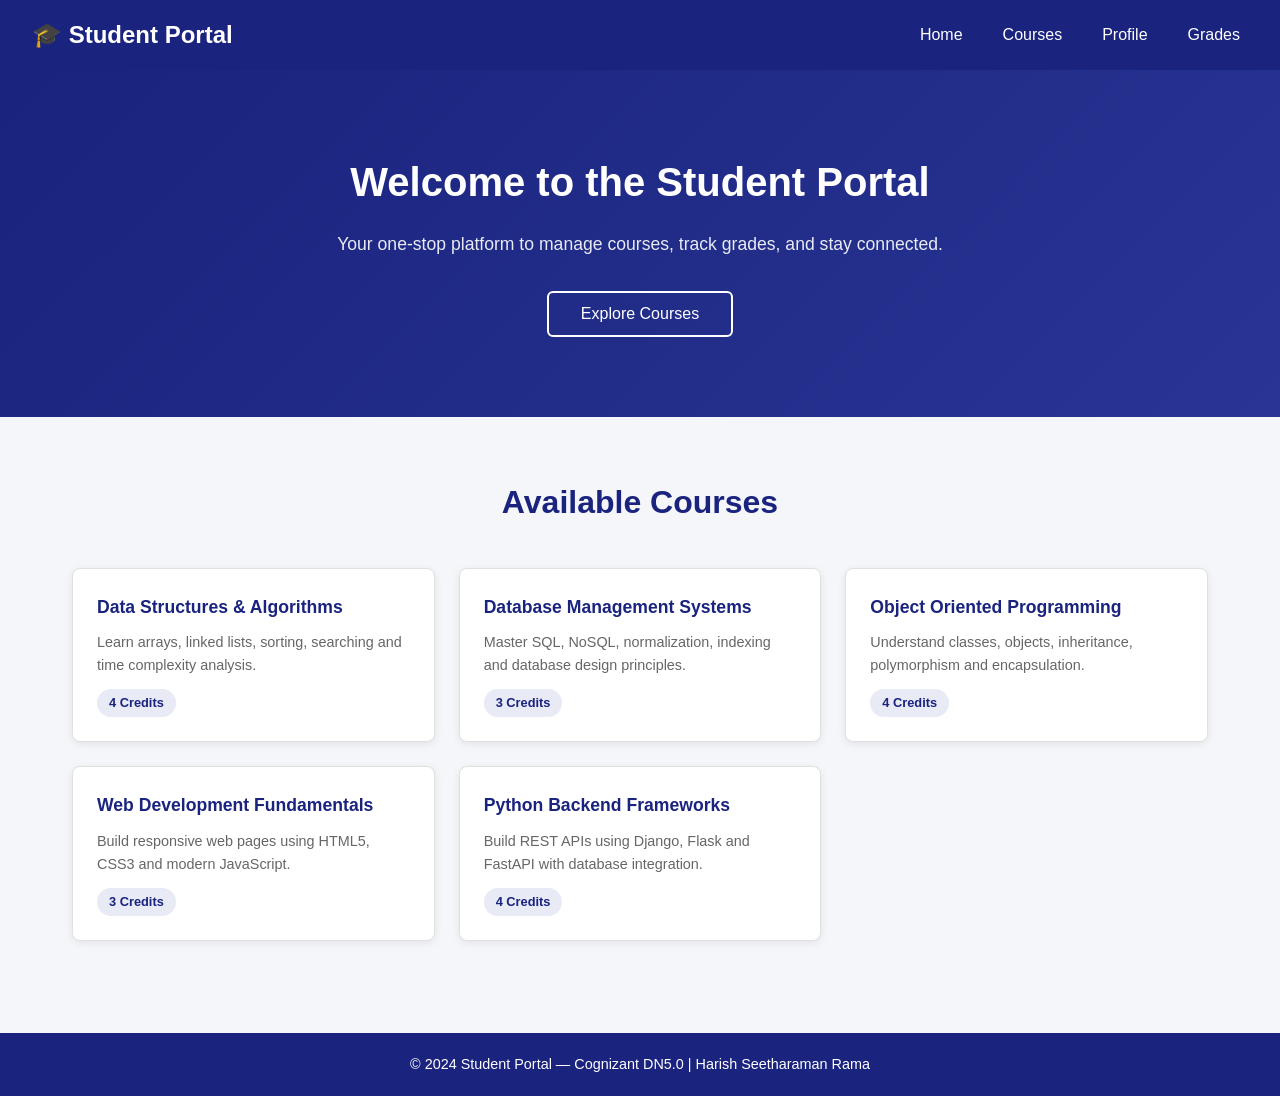
<file: Module2_FrontendDevelopment/HarishSeetharamanRama/handson_01/index.html>
<!DOCTYPE html>
<html lang="en">
<head>
  <meta charset="UTF-8" />
  <meta name="viewport" content="width=device-width, initial-scale=1.0" />
  <title>Student Portal — DN5.0 | Harish Seetharaman Rama</title>
  <link rel="stylesheet" href="styles.css" />
</head>
<body>
  <header>
    <div class="site-name">🎓 Student Portal</div>
    <nav aria-label="Main navigation">
      <ul>
        <li><a href="#hero">Home</a></li>
        <li><a href="#courses">Courses</a></li>
        <li><a href="#profile">Profile</a></li>
        <li><a href="#grades">Grades</a></li>
      </ul>
    </nav>
  </header>

  <main>
    <section id="hero">
      <h1>Welcome to the Student Portal</h1>
      <p>Your one-stop platform to manage courses, track grades, and stay connected.</p>
      <button onclick="document.getElementById('courses').scrollIntoView({behavior:'smooth'})">
        Explore Courses
      </button>
    </section>

    <section id="courses">
      <h2>Available Courses</h2>
      <div class="course-grid">
        <article class="course-card">
          <h3>Data Structures &amp; Algorithms</h3>
          <p>Learn arrays, linked lists, sorting, searching and time complexity analysis.</p>
          <span class="credits">4 Credits</span>
        </article>
        <article class="course-card">
          <h3>Database Management Systems</h3>
          <p>Master SQL, NoSQL, normalization, indexing and database design principles.</p>
          <span class="credits">3 Credits</span>
        </article>
        <article class="course-card">
          <h3>Object Oriented Programming</h3>
          <p>Understand classes, objects, inheritance, polymorphism and encapsulation.</p>
          <span class="credits">4 Credits</span>
        </article>
        <article class="course-card">
          <h3>Web Development Fundamentals</h3>
          <p>Build responsive web pages using HTML5, CSS3 and modern JavaScript.</p>
          <span class="credits">3 Credits</span>
        </article>
        <article class="course-card">
          <h3>Python Backend Frameworks</h3>
          <p>Build REST APIs using Django, Flask and FastAPI with database integration.</p>
          <span class="credits">4 Credits</span>
        </article>
      </div>
      <p id="total-credits"></p>
    </section>
  </main>

  <footer>
    <p>&copy; 2024 Student Portal — Cognizant DN5.0 | Harish Seetharaman Rama</p>
  </footer>
</body>
</html>
</file>
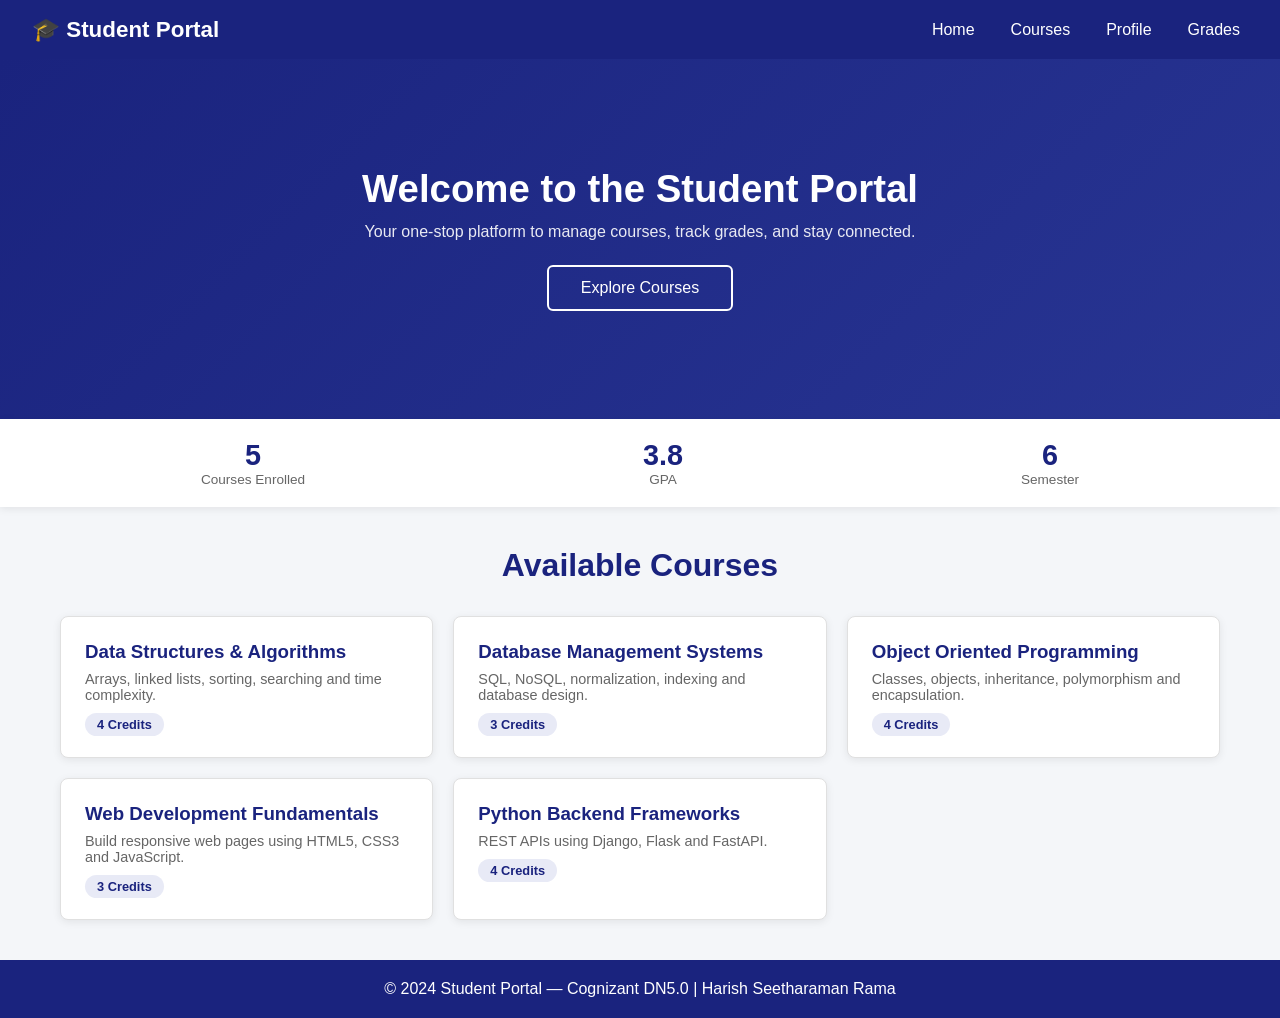
<file: Module2_FrontendDevelopment/HarishSeetharamanRama/handson_02/index.html>
<!DOCTYPE html>
<html lang="en">
<head>
  <meta charset="UTF-8" />
  <meta name="viewport" content="width=device-width, initial-scale=1.0" />
  <title>Student Portal — Responsive | Harish Seetharaman Rama</title>
  <style>
    * { margin: 0; padding: 0; box-sizing: border-box; }
    body { font-family: Arial, sans-serif; background: #f4f6f9; color: #333; }

    /* HEADER — Flexbox */
    header {
      background: #1a237e; color: #fff;
      padding: 16px 32px;
      display: flex; align-items: center; justify-content: space-between;
      position: sticky; top: 0; z-index: 100;
    }
    .site-name { font-size: 1.4rem; font-weight: bold; }
    .hamburger { display: none; font-size: 1.5rem; color: #fff; cursor: pointer; background: none; border: none; }

    /* NAV — Flexbox */
    nav ul { list-style: none; display: flex; gap: 20px; }
    nav a  { color: #fff; text-decoration: none; padding: 4px 8px; border-radius: 4px; }
    nav a:hover { background: rgba(255,255,255,0.2); }

    /* HERO — Flexbox column, mobile-first */
    #hero {
      background: linear-gradient(135deg, #1a237e, #283593);
      color: #fff;
      min-height: 40vh;
      display: flex; flex-direction: column;
      align-items: center; justify-content: center;
      text-align: center;
      padding: 40px 20px;
    }
    #hero h1 { font-size: clamp(1.5rem, 3vw, 2.5rem); margin-bottom: 12px; }
    #hero p  { margin-bottom: 24px; opacity: 0.9; }
    #hero button {
      padding: 12px 32px; border: 2px solid #fff; border-radius: 6px;
      background: transparent; color: #fff; cursor: pointer; font-size: 1rem; transition: all 0.3s;
    }
    #hero button:hover { background: #fff; color: #1a237e; }

    /* STATS BAR — Flexbox equal spacing */
    .stats-bar {
      display: flex; justify-content: space-around;
      background: #fff; padding: 20px 32px;
      box-shadow: 0 2px 8px rgba(0,0,0,0.08);
    }
    .stat-item { text-align: center; }
    .stat-value { font-size: 1.8rem; font-weight: bold; color: #1a237e; }
    .stat-label { font-size: 0.85rem; color: #666; }

    /* COURSES */
    #courses { padding: 40px 20px; max-width: 1200px; margin: 0 auto; }
    #courses h2 { text-align: center; font-size: 2rem; color: #1a237e; margin-bottom: 32px; }

    /* COURSE GRID — CSS Grid auto-fit (self-responsive, no media queries needed!) */
    .course-grid {
      display: grid;
      grid-template-columns: 1fr; /* mobile: single column */
      gap: 20px;
    }

    .course-card {
      background: #fff; padding: 24px;
      border: 1px solid #e0e0e0; border-radius: 8px;
      box-shadow: 0 2px 8px rgba(0,0,0,0.08);
      align-self: stretch; transition: transform 0.2s;
    }
    .course-card:hover { transform: translateY(-4px); }
    .course-card h3 { color: #1a237e; margin-bottom: 8px; }
    .course-card p  { color: #666; font-size: 0.9rem; margin-bottom: 12px; }
    .credits {
      background: #e8eaf6; color: #1a237e;
      padding: 4px 12px; border-radius: 20px; font-size: 0.8rem; font-weight: bold;
    }

    footer { background: #1a237e; color: #fff; text-align: center; padding: 20px; }

    /* MEDIA QUERIES — Mobile First */
    /* Tablet 768px+ */
    @media (min-width: 768px) {
      .hamburger { display: none; }
      nav ul { display: flex; }
      .course-grid { grid-template-columns: repeat(2, 1fr); }
      #hero { padding: 60px 40px; }
    }

    /* Desktop 1024px+ */
    @media (min-width: 1024px) {
      .course-grid { grid-template-columns: repeat(3, 1fr); }
      #hero { padding: 80px 40px; }
    }

    /* Mobile: hide nav, show hamburger */
    @media (max-width: 767px) {
      nav ul { display: none; flex-direction: column; }
      nav ul.open { display: flex; position: absolute; top: 60px; right: 20px; background: #1a237e; padding: 16px; border-radius: 8px; }
      .hamburger { display: block; }
      .stats-bar { flex-direction: column; gap: 16px; align-items: center; }
    }
  </style>
</head>
<body>

  <header>
    <div class="site-name">🎓 Student Portal</div>
    <button class="hamburger" aria-label="Toggle navigation" onclick="toggleNav()">☰</button>
    <nav aria-label="Main navigation">
      <ul id="nav-links">
        <li><a href="#hero">Home</a></li>
        <li><a href="#courses">Courses</a></li>
        <li><a href="#profile">Profile</a></li>
        <li><a href="#grades">Grades</a></li>
      </ul>
    </nav>
  </header>

  <main>
    <section id="hero">
      <h1>Welcome to the Student Portal</h1>
      <p>Your one-stop platform to manage courses, track grades, and stay connected.</p>
      <button>Explore Courses</button>
    </section>

    <!-- Stats Bar — Flexbox equal spacing -->
    <div class="stats-bar">
      <div class="stat-item">
        <div class="stat-value">5</div>
        <div class="stat-label">Courses Enrolled</div>
      </div>
      <div class="stat-item">
        <div class="stat-value">3.8</div>
        <div class="stat-label">GPA</div>
      </div>
      <div class="stat-item">
        <div class="stat-value">6</div>
        <div class="stat-label">Semester</div>
      </div>
    </div>

    <section id="courses">
      <h2>Available Courses</h2>
      <div class="course-grid">
        <article class="course-card">
          <h3>Data Structures &amp; Algorithms</h3>
          <p>Arrays, linked lists, sorting, searching and time complexity.</p>
          <span class="credits">4 Credits</span>
        </article>
        <article class="course-card">
          <h3>Database Management Systems</h3>
          <p>SQL, NoSQL, normalization, indexing and database design.</p>
          <span class="credits">3 Credits</span>
        </article>
        <article class="course-card">
          <h3>Object Oriented Programming</h3>
          <p>Classes, objects, inheritance, polymorphism and encapsulation.</p>
          <span class="credits">4 Credits</span>
        </article>
        <article class="course-card">
          <h3>Web Development Fundamentals</h3>
          <p>Build responsive web pages using HTML5, CSS3 and JavaScript.</p>
          <span class="credits">3 Credits</span>
        </article>
        <article class="course-card">
          <h3>Python Backend Frameworks</h3>
          <p>REST APIs using Django, Flask and FastAPI.</p>
          <span class="credits">4 Credits</span>
        </article>
      </div>
    </section>
  </main>

  <footer>
    <p>&copy; 2024 Student Portal — Cognizant DN5.0 | Harish Seetharaman Rama</p>
  </footer>

  <script>
    function toggleNav() {
      document.getElementById('nav-links').classList.toggle('open');
    }
  </script>
</body>
</html>
</file>
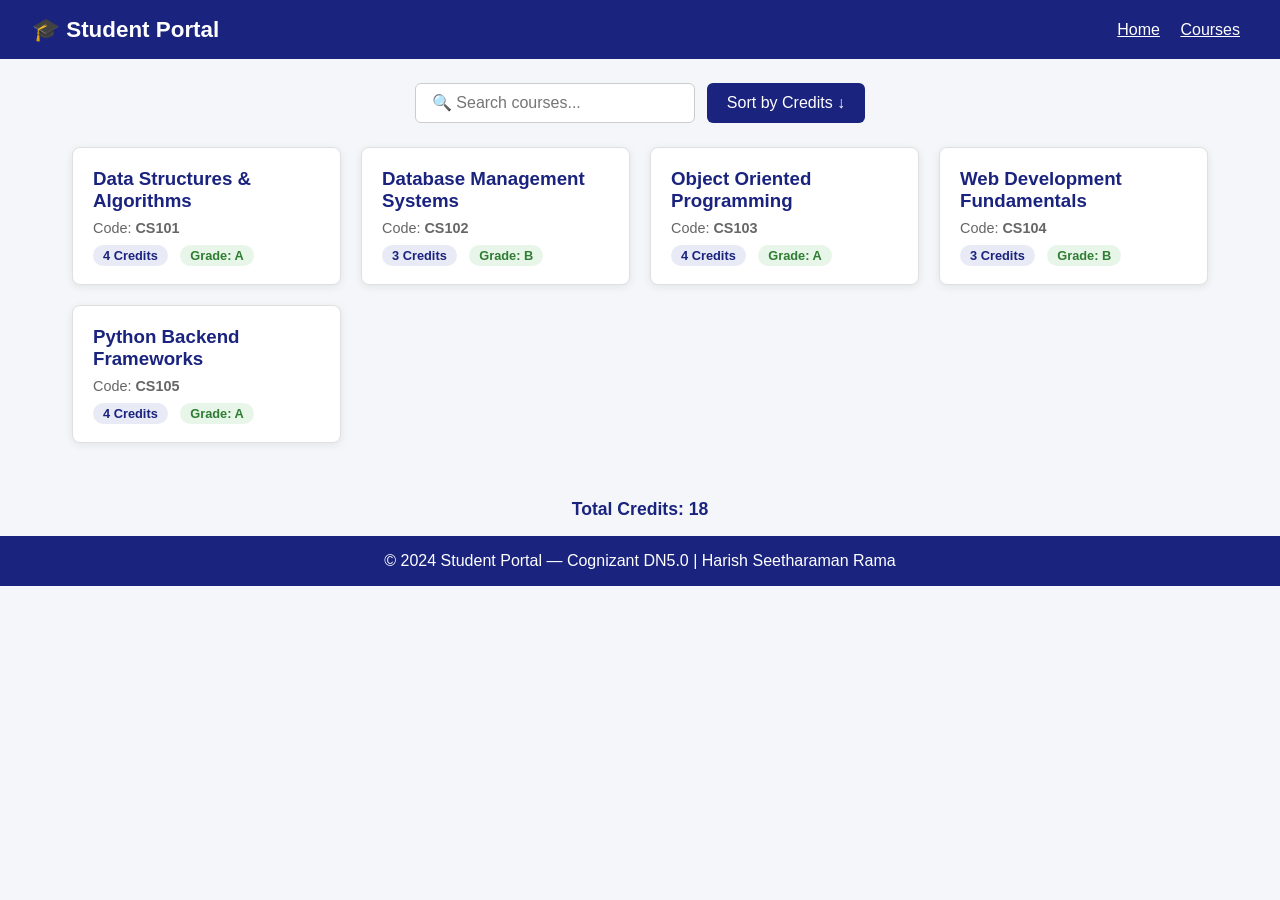
<file: Module2_FrontendDevelopment/HarishSeetharamanRama/handson_03/index.html>
<!DOCTYPE html>
<html lang="en">
<head>
  <meta charset="UTF-8" />
  <meta name="viewport" content="width=device-width, initial-scale=1.0" />
  <title>Student Portal — JavaScript | Harish Seetharaman Rama</title>
  <style>
    * { margin: 0; padding: 0; box-sizing: border-box; }
    body { font-family: Arial, sans-serif; background: #f4f6f9; color: #333; }
    header { background: #1a237e; color: #fff; padding: 16px 32px; display: flex; justify-content: space-between; align-items: center; }
    header h1 { font-size: 1.4rem; }
    #controls { display: flex; gap: 12px; padding: 24px 32px; justify-content: center; flex-wrap: wrap; }
    #search-courses { padding: 10px 16px; border: 1px solid #ccc; border-radius: 6px; font-size: 1rem; width: 280px; }
    #sort-btn { padding: 10px 20px; background: #1a237e; color: #fff; border: none; border-radius: 6px; cursor: pointer; font-size: 1rem; }
    #sort-btn:hover { background: #283593; }
    #selected-course { display: none; margin: 0 32px 16px; padding: 12px 20px; background: #e8eaf6; border-left: 4px solid #1a237e; border-radius: 4px; color: #1a237e; font-weight: bold; }
    .course-grid { display: grid; grid-template-columns: repeat(auto-fit, minmax(260px, 1fr)); gap: 20px; padding: 0 32px 40px; max-width: 1200px; margin: 0 auto; }
    .course-card { background: #fff; padding: 20px; border: 1px solid #e0e0e0; border-radius: 8px; box-shadow: 0 2px 8px rgba(0,0,0,0.08); cursor: pointer; transition: transform 0.2s; }
    .course-card:hover { transform: translateY(-4px); }
    .course-card:focus { outline: 3px solid #1a237e; }
    .course-card h3 { color: #1a237e; margin-bottom: 8px; }
    .course-card p  { color: #666; font-size: 0.9rem; margin-bottom: 10px; }
    .credits { background: #e8eaf6; color: #1a237e; padding: 3px 10px; border-radius: 20px; font-size: 0.8rem; font-weight: bold; margin-right: 8px; }
    .grade   { background: #e8f5e9; color: #2e7d32; padding: 3px 10px; border-radius: 20px; font-size: 0.8rem; font-weight: bold; }
    #total-credits { text-align: center; padding: 16px; font-size: 1.1rem; color: #1a237e; font-weight: bold; }
    footer { background: #1a237e; color: #fff; text-align: center; padding: 16px; }
  </style>
</head>
<body>
  <header>
    <h1>🎓 Student Portal</h1>
    <nav>
      <a href="#" style="color:#fff;margin:0 8px;">Home</a>
      <a href="#" style="color:#fff;margin:0 8px;">Courses</a>
    </nav>
  </header>

  <div id="controls">
    <input type="text" id="search-courses" placeholder="🔍 Search courses..." />
    <button id="sort-btn">Sort by Credits ↓</button>
  </div>

  <div id="selected-course"></div>
  <div class="course-grid"></div>
  <p id="total-credits"></p>

  <footer>
    <p>&copy; 2024 Student Portal — Cognizant DN5.0 | Harish Seetharaman Rama</p>
  </footer>

  <!-- ES6 module -->
  <script type="module" src="app.js"></script>
</body>
</html>
</file>
<file: Module2_FrontendDevelopment/HarishSeetharamanRama/handson_01/styles.css>
* { margin: 0; padding: 0; box-sizing: border-box; }

body {
  font-family: Arial, Helvetica, sans-serif;
  background-color: #f4f6f9;
  color: #333333;
  line-height: 1.6;
}

header {
  background-color: #1a237e;
  color: #ffffff;
  padding: 16px 32px;
  display: flex;
  justify-content: space-between;
  align-items: center;
  position: sticky;
  top: 0;
  z-index: 100;
}

.site-name { font-size: 1.5rem; font-weight: bold; }

nav ul { list-style: none; display: flex; gap: 24px; }
nav ul li a {
  color: #ffffff;
  text-decoration: none;
  padding: 4px 8px;
  border-radius: 4px;
  transition: background-color 0.2s;
}
nav ul li a:hover { background-color: rgba(255,255,255,0.2); }

#hero {
  text-align: center;
  padding: 80px 32px;
  background: linear-gradient(135deg, #1a237e 0%, #283593 100%);
  color: #ffffff;
}
#hero h1 { font-size: 2.5rem; margin-bottom: 16px; }
#hero p  { font-size: 1.1rem; margin-bottom: 32px; opacity: 0.9; }
#hero button {
  padding: 12px 32px;
  font-size: 1rem;
  border: 2px solid #ffffff;
  border-radius: 6px;
  background-color: transparent;
  color: #ffffff;
  cursor: pointer;
  transition: background-color 0.3s, color 0.3s;
}
#hero button:hover { background-color: #ffffff; color: #1a237e; }

#courses { padding: 60px 32px; max-width: 1200px; margin: 0 auto; }
#courses h2 { font-size: 2rem; text-align: center; margin-bottom: 40px; color: #1a237e; }

.course-grid {
  display: grid;
  grid-template-columns: repeat(auto-fit, minmax(280px, 1fr));
  gap: 24px;
}

.course-card {
  background-color: #ffffff;
  padding: 24px;
  border: 1px solid #e0e0e0;
  border-radius: 8px;
  box-shadow: 0 2px 8px rgba(0,0,0,0.08);
  transition: transform 0.2s, box-shadow 0.2s;
  cursor: pointer;
}
.course-card:hover { transform: translateY(-4px); box-shadow: 0 8px 16px rgba(0,0,0,0.12); }
.course-card h3 { font-size: 1.1rem; color: #1a237e; margin-bottom: 10px; }
.course-card p  { font-size: 0.9rem; color: #666; margin-bottom: 12px; }

.credits {
  display: inline-block;
  background-color: #e8eaf6;
  color: #1a237e;
  padding: 4px 12px;
  border-radius: 20px;
  font-size: 0.8rem;
  font-weight: bold;
}

#total-credits { text-align: center; margin-top: 32px; font-size: 1.1rem; color: #1a237e; font-weight: bold; }

footer { background-color: #1a237e; color: #ffffff; text-align: center; padding: 20px; font-size: 0.9rem; }
</file>
